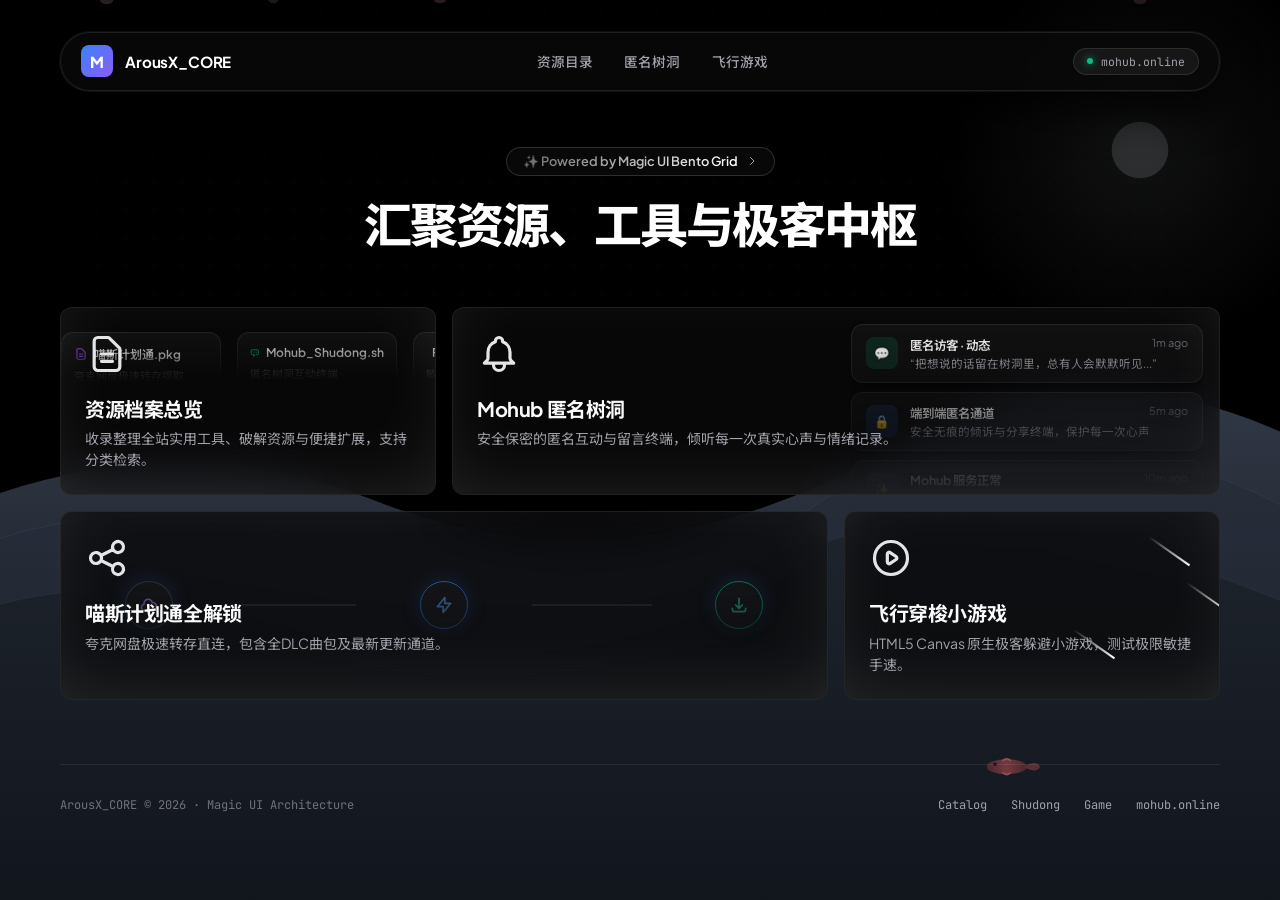
<file: index.html>
<!DOCTYPE html>
<html lang="zh-CN">
<head>
    <meta charset="UTF-8">
    <meta name="viewport" content="width=device-width, initial-scale=1.0">
    <title>ArousX // Magic UI Bento Grid</title>
    <link rel="preconnect" href="https://fonts.googleapis.com">
    <link rel="preconnect" href="https://fonts.gstatic.com" crossorigin>
    <link href="https://fonts.googleapis.com/css2?family=Plus+Jakarta+Sans:wght@400;500;600;700;800&family=JetBrains+Mono:wght@400;500;700&family=Noto+Sans+SC:wght@400;500;700;900&display=swap" rel="stylesheet">
    <link rel="stylesheet" href="./magicui.css">
</head>
<body>
    <!-- 动态水墨山水画卷画布 -->
    <canvas id="ink-canvas" style="position: fixed; inset: 0; width: 100vw; height: 100vh; z-index: 0; pointer-events: none;"></canvas>

    <!-- Magic UI: Dot Pattern Background -->
    <div class="dot-pattern-bg"></div>

    <div class="container">
        <!-- Magic UI: Floating Navbar -->
        <header class="navbar">
            <a href="./" class="brand">
                <div class="brand-icon">M</div>
                <span style="font-weight: 700; font-size: 0.95rem; letter-spacing: -0.01em;">ArousX_CORE</span>
            </a>
            <nav class="nav-links">
                <a href="./catalog/" class="nav-item">资源目录</a>
                <a href="./shudong/" class="nav-item">匿名树洞</a>
                <a href="./game/" class="nav-item">飞行游戏</a>
            </nav>
            <div style="display: flex; align-items: center; gap: 0.5rem; padding: 0.3rem 0.8rem; background: rgba(255,255,255,0.06); border: 1px solid rgba(255,255,255,0.1); border-radius: 9999px; font-family: 'JetBrains Mono'; font-size: 0.72rem; color: #a1a1aa;">
                <span style="width: 6px; height: 6px; border-radius: 50%; background: #10b981; box-shadow: 0 0 8px #10b981;"></span>
                <span>mohub.online</span>
            </div>
        </header>

        <!-- Magic UI: Hero with Animated Shiny Text -->
        <section class="hero-header">
            <div class="shiny-badge-wrapper">
                <div class="shiny-badge">
                    <span class="shiny-text">✨ Powered by Magic UI Bento Grid</span>
                    <svg width="12" height="12" fill="none" stroke="currentColor" viewBox="0 0 24 24"><path stroke-linecap="round" stroke-linejoin="round" stroke-width="2" d="M9 5l7 7-7 7"></path></svg>
                </div>
            </div>
            <h1 class="hero-title">汇聚资源、工具与极客中枢</h1>
            
        </section>

        <!-- ================= Magic UI: Bento Grid Container ================= -->
        <main class="bento-grid">

            <!-- Card 1: Save your files (Marquee Background) - 1 col -->
            <div class="bento-card col-span-1">
                <!-- Magic UI: Marquee Background -->
                <div class="bento-background">
                    <div class="marquee-container">
                        <div class="marquee-track">
                            <div class="marquee-item">
                                <div style="display: flex; align-items: center; gap: 0.4rem; margin-bottom: 0.3rem;">
                                    <svg width="14" height="14" fill="none" stroke="#a855f7" viewBox="0 0 24 24"><path stroke-linecap="round" stroke-linejoin="round" stroke-width="2" d="M9 12h6m-6 4h6m2 5H7a2 2 0 01-2-2V5a2 2 0 012-2h5.586a1 1 0 01.707.293l5.414 5.414a1 1 0 01.293.707V19a2 2 0 01-2 2z"></path></svg>
                                    <span style="font-size: 0.75rem; font-weight: 600; color: #fff;">喵斯计划通.pkg</span>
                                </div>
                                <p style="font-size: 0.68rem; color: #71717a;">夸克网盘极速转存提取</p>
                            </div>
                            <div class="marquee-item">
                                <div style="display: flex; align-items: center; gap: 0.4rem; margin-bottom: 0.3rem;">
                                    <svg width="14" height="14" fill="none" stroke="#10b981" viewBox="0 0 24 24"><path stroke-linecap="round" stroke-linejoin="round" stroke-width="2" d="M8 10h.01M12 10h.01M16 10h.01M9 16H5a2 2 0 01-2-2V6a2 2 0 012-2h14a2 2 0 012 2v8a2 2 0 01-2 2h-5l-5 5v-5z"></path></svg>
                                    <span style="font-size: 0.75rem; font-weight: 600; color: #fff;">Mohub_Shudong.sh</span>
                                </div>
                                <p style="font-size: 0.68rem; color: #71717a;">匿名树洞互动终端</p>
                            </div>
                            <div class="marquee-item">
                                <div style="display: flex; align-items: center; gap: 0.4rem; margin-bottom: 0.3rem;">
                                    <svg width="14" height="14" fill="none" stroke="#f59e0b" viewBox="0 0 24 24"><path stroke-linecap="round" stroke-linejoin="round" stroke-width="2" d="M14.752 11.168l-3.197-2.132A1 1 0 0010 9.87v4.263a1 1 0 001.555.832l3.197-2.132a1 1 0 000-1.664z"></path></svg>
                                    <span style="font-size: 0.75rem; font-weight: 600; color: #fff;">Flappy_Canvas.game</span>
                                </div>
                                <p style="font-size: 0.68rem; color: #71717a;">敏捷避障休闲游戏</p>
                            </div>
                            <div class="marquee-item">
                                <div style="display: flex; align-items: center; gap: 0.4rem; margin-bottom: 0.3rem;">
                                    <svg width="14" height="14" fill="none" stroke="#3b82f6" viewBox="0 0 24 24"><path stroke-linecap="round" stroke-linejoin="round" stroke-width="2" d="M5 8h14M5 8a2 2 0 110-4h14a2 2 0 110 4M5 8v10a2 2 0 002 2h10a2 2 0 002-2V8m-9 4h4"></path></svg>
                                    <span style="font-size: 0.75rem; font-weight: 600; color: #fff;">Cloud_Archive.rar</span>
                                </div>
                                <p style="font-size: 0.68rem; color: #71717a;">全站资源归档包</p>
                            </div>
                        </div>
                    </div>
                </div>

                <!-- Magic UI: Bento Content -->
                <div class="bento-content">
                    <svg class="bento-icon" fill="none" stroke="currentColor" viewBox="0 0 24 24"><path stroke-linecap="round" stroke-linejoin="round" stroke-width="1.75" d="M9 12h6m-6 4h6m2 5H7a2 2 0 01-2-2V5a2 2 0 012-2h5.586a1 1 0 01.707.293l5.414 5.414a1 1 0 01.293.707V19a2 2 0 01-2 2z"></path></svg>
                    <h3 class="bento-title">资源档案总览</h3>
                    <p class="bento-desc">收录整理全站实用工具、破解资源与便捷扩展，支持分类检索。</p>
                </div>

                <!-- Magic UI: Hover CTA Button -->
                <div class="bento-cta">
                    <a href="./catalog/" class="magic-btn">
                        <span>进入完整目录</span>
                        <svg width="14" height="14" fill="none" stroke="currentColor" viewBox="0 0 24 24"><path stroke-linecap="round" stroke-linejoin="round" stroke-width="2" d="M14 5l7 7m0 0l-7 7m7-7H3"></path></svg>
                    </a>
                </div>
                <div class="bento-overlay"></div>
            </div>

            <!-- Card 2: Notifications / Mohub 匿名树洞 (Animated List Background) - 2 cols -->
            <div class="bento-card col-span-2">
                <!-- Magic UI: Animated List Background -->
                <div class="bento-background">
                    <div class="animated-list-wrap">
                        <div class="list-item">
                            <div class="list-icon" style="background: rgba(16, 185, 129, 0.15); color: #10b981;">💬</div>
                            <div style="flex: 1;">
                                <div style="display: flex; justify-content: space-between;">
                                    <span style="font-weight: 600; color: #fff;">匿名访客 · 动态</span>
                                    <span style="font-size: 0.68rem; color: #71717a;">1m ago</span>
                                </div>
                                <p style="font-size: 0.72rem; color: #a1a1aa; margin-top: 0.1rem;">“把想说的话留在树洞里，总有人会默默听见...”</p>
                            </div>
                        </div>
                        <div class="list-item">
                            <div class="list-icon" style="background: rgba(59, 130, 246, 0.15); color: #3b82f6;">🔒</div>
                            <div style="flex: 1;">
                                <div style="display: flex; justify-content: space-between;">
                                    <span style="font-weight: 600; color: #fff;">端到端匿名通道</span>
                                    <span style="font-size: 0.68rem; color: #71717a;">5m ago</span>
                                </div>
                                <p style="font-size: 0.72rem; color: #a1a1aa; margin-top: 0.1rem;">安全无痕的倾诉与分享终端，保护每一次心声</p>
                            </div>
                        </div>
                        <div class="list-item">
                            <div class="list-icon" style="background: rgba(168, 85, 247, 0.15); color: #a855f7;">✨</div>
                            <div style="flex: 1;">
                                <div style="display: flex; justify-content: space-between;">
                                    <span style="font-weight: 600; color: #fff;">Mohub 服务正常</span>
                                    <span style="font-size: 0.68rem; color: #71717a;">10m ago</span>
                                </div>
                                <p style="font-size: 0.72rem; color: #a1a1aa; margin-top: 0.1rem;">匿名互动终端与留言板服务稳定运行中</p>
                            </div>
                        </div>
                    </div>
                </div>

                <!-- Magic UI: Bento Content -->
                <div class="bento-content">
                    <svg class="bento-icon" fill="none" stroke="currentColor" viewBox="0 0 24 24"><path stroke-linecap="round" stroke-linejoin="round" stroke-width="1.75" d="M15 17h5l-1.405-1.405A2.032 2.032 0 0118 14.158V11a6.002 6.002 0 00-4-5.659V5a2 2 0 10-4 0v.341C7.67 6.165 6 8.388 6 11v3.159c0 .538-.214 1.055-.595 1.436L4 17h5m6 0v1a3 3 0 11-6 0v-1m6 0H9"></path></svg>
                    <h3 class="bento-title">Mohub 匿名树洞</h3>
                    <p class="bento-desc">安全保密的匿名互动与留言终端，倾听每一次真实心声与情绪记录。</p>
                </div>

                <!-- Magic UI: Hover CTA Button -->
                <div class="bento-cta">
                    <a href="./shudong/" class="magic-btn">
                        <span>打开树洞终端</span>
                        <svg width="14" height="14" fill="none" stroke="currentColor" viewBox="0 0 24 24"><path stroke-linecap="round" stroke-linejoin="round" stroke-width="2" d="M14 5l7 7m0 0l-7 7m7-7H3"></path></svg>
                    </a>
                </div>
                <div class="bento-overlay"></div>
            </div>

            <!-- Card 3: Integrations / 喵斯计划通 (Animated Beam Background) - 2 cols -->
            <div class="bento-card col-span-2">
                <!-- Magic UI: Animated Beam Background -->
                <div class="bento-background">
                    <div class="animated-beam-wrap">
                        <div class="beam-node" title="Quark Cloud">
                            <svg width="20" height="20" fill="none" stroke="#c084fc" viewBox="0 0 24 24"><path stroke-linecap="round" stroke-linejoin="round" stroke-width="2" d="M3 15a4 4 0 004 4h9a5 5 0 10-.1-9.999 5.002 5.002 0 00-9.78 2.096A4.001 4.001 0 003 15z"></path></svg>
                        </div>
                        <!-- Animated SVG Beam -->
                        <svg width="120" height="40" viewBox="0 0 120 40" style="overflow: visible;">
                            <path d="M 0 20 L 120 20" stroke="rgba(255,255,255,0.15)" stroke-width="2" />
                            <path d="M 0 20 L 120 20" stroke="url(#beam-grad)" stroke-width="3" stroke-dasharray="20 100" stroke-dashoffset="0">
                                <animate attributeName="stroke-dashoffset" values="120;0" dur="2s" repeatCount="indefinite" />
                            </path>
                            <defs>
                                <linearGradient id="beam-grad" x1="0%" y1="0%" x2="100%" y2="0%">
                                    <stop offset="0%" stop-color="#3b82f6" />
                                    <stop offset="100%" stop-color="#a855f7" />
                                </linearGradient>
                            </defs>
                        </svg>
                        <div class="beam-node" title="ArousX CORE" style="border-color: #3b82f6;">
                            <svg width="20" height="20" fill="none" stroke="#60a5fa" viewBox="0 0 24 24"><path stroke-linecap="round" stroke-linejoin="round" stroke-width="2" d="M13 10V3L4 14h7v7l9-11h-7z"></path></svg>
                        </div>
                        <!-- Animated SVG Beam -->
                        <svg width="120" height="40" viewBox="0 0 120 40" style="overflow: visible;">
                            <path d="M 0 20 L 120 20" stroke="rgba(255,255,255,0.15)" stroke-width="2" />
                            <path d="M 0 20 L 120 20" stroke="url(#beam-grad2)" stroke-width="3" stroke-dasharray="20 100" stroke-dashoffset="0">
                                <animate attributeName="stroke-dashoffset" values="120;0" dur="2s" repeatCount="indefinite" />
                            </path>
                            <defs>
                                <linearGradient id="beam-grad2" x1="0%" y1="0%" x2="100%" y2="0%">
                                    <stop offset="0%" stop-color="#a855f7" />
                                    <stop offset="100%" stop-color="#10b981" />
                                </linearGradient>
                            </defs>
                        </svg>
                        <div class="beam-node" title="Client Download" style="border-color: #10b981;">
                            <svg width="20" height="20" fill="none" stroke="#34d399" viewBox="0 0 24 24"><path stroke-linecap="round" stroke-linejoin="round" stroke-width="2" d="M4 16v1a3 3 0 003 3h10a3 3 0 003-3v-1m-4-4l-4 4m0 0l-4-4m4 4V4"></path></svg>
                        </div>
                    </div>
                </div>

                <!-- Magic UI: Bento Content -->
                <div class="bento-content">
                    <svg class="bento-icon" fill="none" stroke="currentColor" viewBox="0 0 24 24"><path stroke-linecap="round" stroke-linejoin="round" stroke-width="1.75" d="M8.684 13.342C8.886 12.938 9 12.482 9 12c0-.482-.114-.938-.316-1.342m0 2.684a3 3 0 110-2.684m0 2.684l6.632 3.316m-6.632-6l6.632-3.316m0 0a3 3 0 105.367-2.684 3 3 0 00-5.367 2.684zm0 9.316a3 3 0 105.368 2.684 3 3 0 00-5.368-2.684z"></path></svg>
                    <h3 class="bento-title">喵斯计划通全解锁</h3>
                    <p class="bento-desc">夸克网盘极速转存直连，包含全DLC曲包及最新更新通道。</p>
                </div>

                <!-- Magic UI: Hover CTA Button & Password Pill -->
                <div class="bento-cta" style="display: flex; justify-content: space-between; align-items: center;">
                    <a href="https://pan.quark.cn/s/d6547496bff2?pwd=jnt6" target="_blank" class="magic-btn">
                        <span>转存与下载</span>
                        <svg width="14" height="14" fill="none" stroke="currentColor" viewBox="0 0 24 24"><path stroke-linecap="round" stroke-linejoin="round" stroke-width="2" d="M10 6H6a2 2 0 00-2 2v10a2 2 0 002 2h10a2 2 0 002-2v-4M14 4h6m0 0v6m0-6L10 14"></path></svg>
                    </a>
                    <div class="code-pill">
                        <span>提取码: jnt6</span>
                        <button onclick="copyPassword('jnt6')" style="background:none; border:none; color:#a1a1aa; cursor:pointer; padding:2px;" title="复制">
                            <svg width="12" height="12" fill="none" stroke="currentColor" viewBox="0 0 24 24"><path stroke-linecap="round" stroke-linejoin="round" stroke-width="2" d="M8 16H6a2 2 0 01-2-2V6a2 2 0 012-2h8a2 2 0 012 2v2m-6 12h8a2 2 0 002-2v-8a2 2 0 00-2-2h-8a2 2 0 00-2 2v8a2 2 0 002 2z"></path></svg>
                        </button>
                    </div>
                </div>
                <div class="bento-overlay"></div>
            </div>

            <!-- Card 4: Meteors / 敏捷小游戏 - 1 col -->
            <div class="bento-card col-span-1">
                <!-- Magic UI: Meteors Background -->
                <div class="bento-background">
                    <div class="meteors-wrap">
                        <div class="meteor" style="top: 20%; left: 80%; animation-delay: 0.2s;"></div>
                        <div class="meteor" style="top: 45%; left: 90%; animation-delay: 1.1s;"></div>
                        <div class="meteor" style="top: 70%; left: 60%; animation-delay: 2.3s;"></div>
                    </div>
                </div>

                <!-- Magic UI: Bento Content -->
                <div class="bento-content">
                    <svg class="bento-icon" fill="none" stroke="currentColor" viewBox="0 0 24 24"><path stroke-linecap="round" stroke-linejoin="round" stroke-width="1.75" d="M14.752 11.168l-3.197-2.132A1 1 0 0010 9.87v4.263a1 1 0 001.555.832l3.197-2.132a1 1 0 000-1.664z"></path><path stroke-linecap="round" stroke-linejoin="round" stroke-width="1.75" d="M21 12a9 9 0 11-18 0 9 9 0 0118 0z"></path></svg>
                    <h3 class="bento-title">飞行穿梭小游戏</h3>
                    <p class="bento-desc">HTML5 Canvas 原生极客躲避小游戏，测试极限敏捷手速。</p>
                </div>

                <!-- Magic UI: Hover CTA Button -->
                <div class="bento-cta">
                    <a href="./game/" class="magic-btn">
                        <span>即刻开玩</span>
                        <svg width="14" height="14" fill="none" stroke="currentColor" viewBox="0 0 24 24"><path stroke-linecap="round" stroke-linejoin="round" stroke-width="2" d="M14 5l7 7m0 0l-7 7m7-7H3"></path></svg>
                    </a>
                </div>
                <div class="bento-overlay"></div>
            </div>

        </main>

        <!-- Footer -->
        <footer style="margin-top: 4rem; padding-top: 2rem; border-top: 1px solid rgba(255,255,255,0.08); font-family: 'JetBrains Mono'; font-size: 0.75rem; color: #71717a; display: flex; justify-content: space-between; align-items: center;">
            <div>ArousX_CORE © 2026 · Magic UI Architecture</div>
            <div style="display: flex; gap: 1.5rem;">
                <a href="./catalog/" style="color: #a1a1aa; text-decoration: none;">Catalog</a>
                <a href="./shudong/" style="color: #a1a1aa; text-decoration: none;">Shudong</a>
                <a href="./game/" style="color: #a1a1aa; text-decoration: none;">Game</a>
                <a href="https://mohub.online" style="color: #a1a1aa; text-decoration: none;">mohub.online</a>
            </div>
        </footer>
    </div>

    <!-- 复制 Toast -->
    <div id="toast" class="toast">
        <svg width="14" height="14" fill="none" stroke="#10b981" viewBox="0 0 24 24"><path stroke-linecap="round" stroke-linejoin="round" stroke-width="2" d="M5 13l4 4L19 7"></path></svg>
        <span id="toast-msg">已复制提取码！</span>
    </div>

    <!-- 动态水墨烟岚引擎 -->
    <script src="./ink_wash_engine.js"></script>
    <script>
        function copyPassword(text) {
            navigator.clipboard.writeText(text).then(() => {
                const toast = document.getElementById('toast');
                const toastMsg = document.getElementById('toast-msg');
                toastMsg.innerText = '提取码 [ ' + text + ' ] 已复制到剪贴板！';
                toast.style.display = 'flex';
                setTimeout(() => { toast.style.display = 'none'; }, 2200);
            }).catch(() => { alert('提取码：' + text); });
        }
    </script>
</body>
</html>
</file>
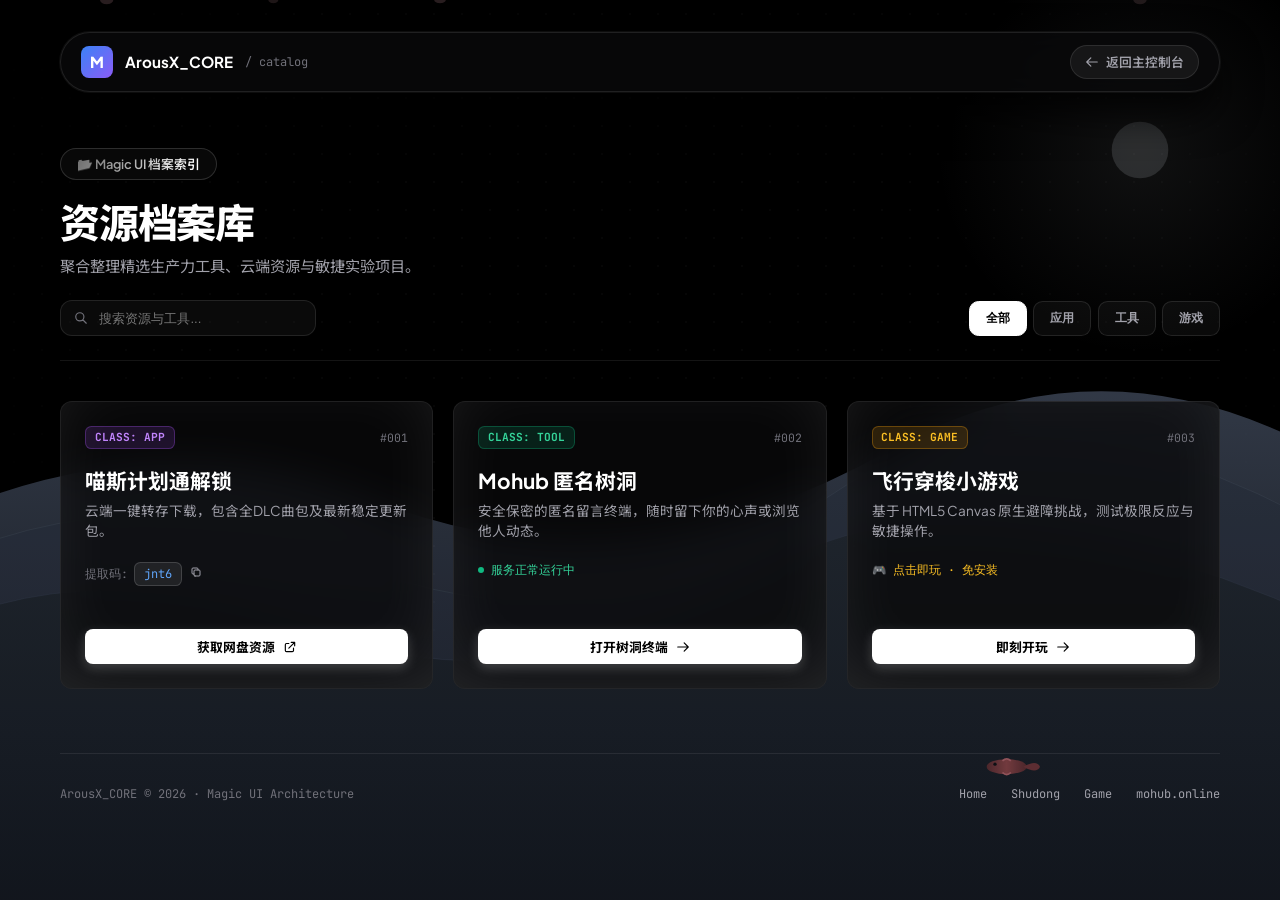
<file: catalog/index.html>
<!DOCTYPE html>
<html lang="zh-CN">
<head>
    <meta charset="UTF-8">
    <meta name="viewport" content="width=device-width, initial-scale=1.0">
    <title>资源档案库 - ArousX_CORE // Magic UI</title>
    <link rel="preconnect" href="https://fonts.googleapis.com">
    <link rel="preconnect" href="https://fonts.gstatic.com" crossorigin>
    <link href="https://fonts.googleapis.com/css2?family=Plus+Jakarta+Sans:wght@400;500;600;700;800&family=JetBrains+Mono:wght@400;500;700&family=Noto+Sans+SC:wght@400;500;700;900&display=swap" rel="stylesheet">
    <link rel="stylesheet" href="../magicui.css">
    <style>
        .search-input {
            width: 100%;
            min-width: 16rem;
            background: rgba(255, 255, 255, 0.04);
            border: 1px solid rgba(255, 255, 255, 0.1);
            border-radius: 0.75rem;
            padding: 0.6rem 1rem 0.6rem 2.4rem;
            font-size: 0.82rem;
            color: #fff;
            outline: none;
            transition: all 0.2s;
        }
        .search-input:focus {
            border-color: rgba(255, 255, 255, 0.3);
            background: rgba(255, 255, 255, 0.07);
            box-shadow: 0 0 0 1px rgba(255, 255, 255, 0.2);
        }
        .tab-btn {
            background: rgba(255, 255, 255, 0.04);
            border: 1px solid rgba(255, 255, 255, 0.1);
            color: #a1a1aa;
            font-size: 0.78rem;
            font-weight: 600;
            padding: 0.5rem 1rem;
            border-radius: 0.6rem;
            cursor: pointer;
            transition: all 0.2s;
        }
        .tab-btn:hover {
            color: #fff;
            background: rgba(255, 255, 255, 0.08);
        }
        .tab-btn.active {
            background: #ffffff;
            color: #000000;
            border-color: #ffffff;
            font-weight: 700;
        }
        .catalog-grid {
            display: grid;
            grid-template-columns: repeat(1, minmax(0, 1fr));
            gap: 1.25rem;
        }
        @media (min-width: 640px) {
            .catalog-grid { grid-template-columns: repeat(2, minmax(0, 1fr)); }
        }
        @media (min-width: 1024px) {
            .catalog-grid { grid-template-columns: repeat(3, minmax(0, 1fr)); }
        }
        .skeleton-block {
            background: linear-gradient(90deg, rgba(39, 39, 42, 0.4) 0%, rgba(63, 63, 70, 0.7) 50%, rgba(39, 39, 42, 0.4) 100%);
            background-size: 200% 100%;
            animation: shimmer 1.5s infinite ease-in-out;
            border-radius: 6px;
        }
        @keyframes shimmer { 0% { background-position: 200% 0; } 100% { background-position: -200% 0; } }
    </style>
</head>
<body>
    <!-- Magic UI: Dot Pattern Background -->
    <div class="dot-pattern-bg"></div>

    <div class="container">
        <!-- Magic UI: Navbar -->
        <header class="navbar">
            <a href="../" class="brand">
                <div class="brand-icon">M</div>
                <span style="font-weight: 700; font-size: 0.95rem;">ArousX_CORE</span>
                <span style="font-family: 'JetBrains Mono'; font-size: 0.75rem; color: #71717a;">/ catalog</span>
            </a>
            <a href="../" style="display: flex; align-items: center; gap: 0.4rem; padding: 0.4rem 0.9rem; border-radius: 9999px; background: rgba(255,255,255,0.06); border: 1px solid rgba(255,255,255,0.1); color: #a1a1aa; text-decoration: none; font-size: 0.8rem; font-weight: 600; transition: all 0.2s;">
                <svg width="14" height="14" fill="none" stroke="currentColor" viewBox="0 0 24 24"><path stroke-linecap="round" stroke-linejoin="round" stroke-width="2" d="M10 19l-7-7m0 0l7-7m-7 7h18"></path></svg>
                <span>返回主控制台</span>
            </a>
        </header>

        <!-- Header & Search -->
        <section style="display: flex; flex-direction: column; gap: 1.5rem; margin-bottom: 2.5rem; padding-bottom: 1.5rem; border-bottom: 1px solid rgba(255,255,255,0.08);">
            <div>
                <div class="shiny-badge" style="margin-bottom: 0.75rem;">
                    <span class="shiny-text">📂 Magic UI 档案索引</span>
                </div>
                <h1 style="font-size: 2.5rem; font-weight: 800; letter-spacing: -0.03em; color: #fff;">资源档案库</h1>
                <p style="color: var(--muted-foreground); font-size: 0.95rem; margin-top: 0.25rem;">聚合整理精选生产力工具、云端资源与敏捷实验项目。</p>
            </div>

            <div style="display: flex; flex-wrap: wrap; justify-content: space-between; align-items: center; gap: 1rem;">
                <div style="position: relative;">
                    <svg style="position: absolute; left: 0.85rem; top: 50%; transform: translateY(-50%); color: #71717a; pointer-events: none;" width="14" height="14" fill="none" stroke="currentColor" viewBox="0 0 24 24"><path stroke-linecap="round" stroke-linejoin="round" stroke-width="2" d="M21 21l-6-6m2-5a7 7 0 11-14 0 7 7 0 0114 0z"></path></svg>
                    <input id="search-input" type="text" placeholder="搜索资源与工具..." class="search-input">
                </div>
                <div style="display: flex; gap: 0.4rem; overflow-x: auto;">
                    <button onclick="filterCat('all')" class="tab-btn active">全部</button>
                    <button onclick="filterCat('app')" class="tab-btn">应用</button>
                    <button onclick="filterCat('tool')" class="tab-btn">工具</button>
                    <button onclick="filterCat('game')" class="tab-btn">游戏</button>
                </div>
            </div>
        </section>

        <!-- 骨架屏 Skeleton -->
        <div id="skeleton-view" class="catalog-grid">
            <div class="bento-card" style="height: 18rem; padding: 1.5rem;"><div class="skeleton-block" style="height: 1.2rem; width: 30%; margin-bottom: 1rem;"></div><div class="skeleton-block" style="height: 1.5rem; width: 65%; margin-bottom: 0.75rem;"></div><div class="skeleton-block" style="height: 0.9rem; width: 90%; margin-bottom: 0.5rem;"></div><div class="skeleton-block" style="height: 2.5rem; width: 100%; margin-top: auto;"></div></div>
            <div class="bento-card" style="height: 18rem; padding: 1.5rem;"><div class="skeleton-block" style="height: 1.2rem; width: 30%; margin-bottom: 1rem;"></div><div class="skeleton-block" style="height: 1.5rem; width: 65%; margin-bottom: 0.75rem;"></div><div class="skeleton-block" style="height: 0.9rem; width: 90%; margin-bottom: 0.5rem;"></div><div class="skeleton-block" style="height: 2.5rem; width: 100%; margin-top: auto;"></div></div>
            <div class="bento-card" style="height: 18rem; padding: 1.5rem;"><div class="skeleton-block" style="height: 1.2rem; width: 30%; margin-bottom: 1rem;"></div><div class="skeleton-block" style="height: 1.5rem; width: 65%; margin-bottom: 0.75rem;"></div><div class="skeleton-block" style="height: 0.9rem; width: 90%; margin-bottom: 0.5rem;"></div><div class="skeleton-block" style="height: 2.5rem; width: 100%; margin-top: auto;"></div></div>
        </div>

        <!-- 真实卡片列表 -->
        <main id="content-view" class="catalog-grid" style="display: none;">

            <!-- Item 1: 喵斯计划通 -->
            <div class="bento-card item-card" data-category="app" data-title="喵斯计划通解锁 夸克网盘" style="min-height: 18rem;">
                <div style="padding: 1.5rem; display: flex; flex-direction: column; height: 100%; justify-content: space-between;">
                    <div>
                        <div style="display: flex; justify-content: space-between; align-items: center; margin-bottom: 1rem;">
                            <span style="font-size: 0.7rem; font-weight: 700; font-family: 'JetBrains Mono'; padding: 0.2rem 0.55rem; border-radius: 0.4rem; background: rgba(168, 85, 247, 0.15); border: 1px solid rgba(168, 85, 247, 0.3); color: #c084fc;">
                                CLASS: APP
                            </span>
                            <span style="font-family: 'JetBrains Mono'; font-size: 0.72rem; color: #71717a;">#001</span>
                        </div>
                        <h3 style="font-size: 1.3rem; font-weight: 700; color: #fff; margin-bottom: 0.4rem;">喵斯计划通解锁</h3>
                        <p style="font-size: 0.85rem; color: var(--muted-foreground); line-height: 1.5; margin-bottom: 1.25rem;">云端一键转存下载，包含全DLC曲包及最新稳定更新包。</p>
                        
                        <div style="display: flex; align-items: center; gap: 0.4rem; margin-bottom: 1rem;">
                            <span style="font-family: 'JetBrains Mono'; font-size: 0.72rem; color: #71717a;">提取码:</span>
                            <div class="code-pill">jnt6</div>
                            <button onclick="copyPassword('jnt6')" style="background:none; border:none; color:#a1a1aa; cursor:pointer; padding:2px;" title="复制提取码">
                                <svg width="12" height="12" fill="none" stroke="currentColor" viewBox="0 0 24 24"><path stroke-linecap="round" stroke-linejoin="round" stroke-width="2" d="M8 16H6a2 2 0 01-2-2V6a2 2 0 012-2h8a2 2 0 012 2v2m-6 12h8a2 2 0 002-2v-8a2 2 0 00-2-2h-8a2 2 0 00-2 2v8a2 2 0 002 2z"></path></svg>
                            </button>
                        </div>
                    </div>

                    <a href="https://pan.quark.cn/s/d6547496bff2?pwd=jnt6" target="_blank" class="magic-btn" style="justify-content: center; width: 100%;">
                        <span>获取网盘资源</span>
                        <svg width="14" height="14" fill="none" stroke="currentColor" viewBox="0 0 24 24"><path stroke-linecap="round" stroke-linejoin="round" stroke-width="2" d="M10 6H6a2 2 0 00-2 2v10a2 2 0 002 2h10a2 2 0 002-2v-4M14 4h6m0 0v6m0-6L10 14"></path></svg>
                    </a>
                </div>
            </div>

            <!-- Item 2: Mohub 匿名树洞 -->
            <div class="bento-card item-card" data-category="tool" data-title="Mohub 匿名树洞 倾诉 留言" style="min-height: 18rem;">
                <div style="padding: 1.5rem; display: flex; flex-direction: column; height: 100%; justify-content: space-between;">
                    <div>
                        <div style="display: flex; justify-content: space-between; align-items: center; margin-bottom: 1rem;">
                            <span style="font-size: 0.7rem; font-weight: 700; font-family: 'JetBrains Mono'; padding: 0.2rem 0.55rem; border-radius: 0.4rem; background: rgba(16, 185, 129, 0.15); border: 1px solid rgba(16, 185, 129, 0.3); color: #34d399;">
                                CLASS: TOOL
                            </span>
                            <span style="font-family: 'JetBrains Mono'; font-size: 0.72rem; color: #71717a;">#002</span>
                        </div>
                        <h3 style="font-size: 1.3rem; font-weight: 700; color: #fff; margin-bottom: 0.4rem;">Mohub 匿名树洞</h3>
                        <p style="font-size: 0.85rem; color: var(--muted-foreground); line-height: 1.5; margin-bottom: 1.25rem;">安全保密的匿名留言终端，随时留下你的心声或浏览他人动态。</p>
                        
                        <div style="display: flex; align-items: center; gap: 0.4rem; font-family: 'JetBrains Mono'; font-size: 0.72rem; color: #34d399; margin-bottom: 1rem;">
                            <span style="width: 6px; height: 6px; border-radius: 50%; background: #10b981;"></span>
                            <span>服务正常运行中</span>
                        </div>
                    </div>

                    <a href="../shudong/" class="magic-btn" style="justify-content: center; width: 100%;">
                        <span>打开树洞终端</span>
                        <svg width="14" height="14" fill="none" stroke="currentColor" viewBox="0 0 24 24"><path stroke-linecap="round" stroke-linejoin="round" stroke-width="2" d="M14 5l7 7m0 0l-7 7m7-7H3"></path></svg>
                    </a>
                </div>
            </div>

            <!-- Item 3: 飞行穿梭小游戏 -->
            <div class="bento-card item-card" data-category="game" data-title="笨鸟先飞 飞行穿梭 小游戏" style="min-height: 18rem;">
                <div style="padding: 1.5rem; display: flex; flex-direction: column; height: 100%; justify-content: space-between;">
                    <div>
                        <div style="display: flex; justify-content: space-between; align-items: center; margin-bottom: 1rem;">
                            <span style="font-size: 0.7rem; font-weight: 700; font-family: 'JetBrains Mono'; padding: 0.2rem 0.55rem; border-radius: 0.4rem; background: rgba(245, 158, 11, 0.15); border: 1px solid rgba(245, 158, 11, 0.3); color: #fbbf24;">
                                CLASS: GAME
                            </span>
                            <span style="font-family: 'JetBrains Mono'; font-size: 0.72rem; color: #71717a;">#003</span>
                        </div>
                        <h3 style="font-size: 1.3rem; font-weight: 700; color: #fff; margin-bottom: 0.4rem;">飞行穿梭小游戏</h3>
                        <p style="font-size: 0.85rem; color: var(--muted-foreground); line-height: 1.5; margin-bottom: 1.25rem;">基于 HTML5 Canvas 原生避障挑战，测试极限反应与敏捷操作。</p>
                        
                        <div style="font-family: 'JetBrains Mono'; font-size: 0.72rem; color: #fbbf24; margin-bottom: 1rem;">
                            <span>🎮 点击即玩 · 免安装</span>
                        </div>
                    </div>

                    <a href="../game/" class="magic-btn" style="justify-content: center; width: 100%;">
                        <span>即刻开玩</span>
                        <svg width="14" height="14" fill="none" stroke="currentColor" viewBox="0 0 24 24"><path stroke-linecap="round" stroke-linejoin="round" stroke-width="2" d="M14 5l7 7m0 0l-7 7m7-7H3"></path></svg>
                    </a>
                </div>
            </div>

        </main>

        <div id="empty-box" style="display: none; text-align: center; padding: 4rem 0;">
            <p style="color: var(--muted-foreground); font-size: 0.95rem;">未找到相关资源或工具</p>
            <p style="color: #71717a; font-size: 0.75rem; margin-top: 0.25rem;">请尝试更换搜索关键词</p>
        </div>

        <footer style="margin-top: 4rem; padding-top: 2rem; border-top: 1px solid rgba(255,255,255,0.08); font-family: 'JetBrains Mono'; font-size: 0.75rem; color: #71717a; display: flex; justify-content: space-between; align-items: center;">
            <div>ArousX_CORE © 2026 · Magic UI Architecture</div>
            <div style="display: flex; gap: 1.5rem;">
                <a href="../" style="color: #a1a1aa; text-decoration: none;">Home</a>
                <a href="../shudong/" style="color: #a1a1aa; text-decoration: none;">Shudong</a>
                <a href="../game/" style="color: #a1a1aa; text-decoration: none;">Game</a>
                <a href="https://mohub.online" style="color: #a1a1aa; text-decoration: none;">mohub.online</a>
            </div>
        </footer>
    </div>

    <div id="toast" class="toast">
        <svg width="14" height="14" fill="none" stroke="#10b981" viewBox="0 0 24 24"><path stroke-linecap="round" stroke-linejoin="round" stroke-width="2" d="M5 13l4 4L19 7"></path></svg>
        <span id="toast-msg">已复制提取码！</span>
    </div>

    <script src="../ink_wash_engine.js"></script>
    <script>
        setTimeout(() => {
            const sk = document.getElementById('skeleton-view');
            const cv = document.getElementById('content-view');
            if (sk && cv) {
                sk.style.display = 'none';
                cv.style.display = 'grid';
            }
        }, 150);

        let curCat = 'all';
        const searchInput = document.getElementById('search-input');
        const emptyBox = document.getElementById('empty-box');

        function filterCat(c) {
            curCat = c;
            document.querySelectorAll('.tab-btn').forEach(btn => {
                if (btn.innerText.includes(c === 'all' ? '全部' : (c === 'app' ? '应用' : (c === 'tool' ? '工具' : '游戏')))) {
                    btn.classList.add('active');
                } else {
                    btn.classList.remove('active');
                }
            });
            applyFilter();
        }

        function applyFilter() {
            const q = searchInput.value.trim().toLowerCase();
            const cards = document.querySelectorAll('.item-card');
            let vis = 0;
            cards.forEach(card => {
                const cat = card.getAttribute('data-category');
                const t = card.getAttribute('data-title').toLowerCase();
                const mCat = (curCat === 'all' || cat === curCat);
                const mSearch = (!q || t.includes(q));
                if (mCat && mSearch) {
                    card.style.display = 'flex';
                    vis++;
                } else {
                    card.style.display = 'none';
                }
            });
            emptyBox.style.display = vis === 0 ? 'block' : 'none';
        }

        if (searchInput) searchInput.addEventListener('input', applyFilter);

        function copyPassword(text) {
            navigator.clipboard.writeText(text).then(() => {
                const toast = document.getElementById('toast');
                const toastMsg = document.getElementById('toast-msg');
                toastMsg.innerText = '提取码 [ ' + text + ' ] 已复制到剪贴板！';
                toast.style.display = 'flex';
                setTimeout(() => { toast.style.display = 'none'; }, 2200);
            }).catch(() => { alert('提取码：' + text); });
        }
    </script>
</body>
</html>
</file>
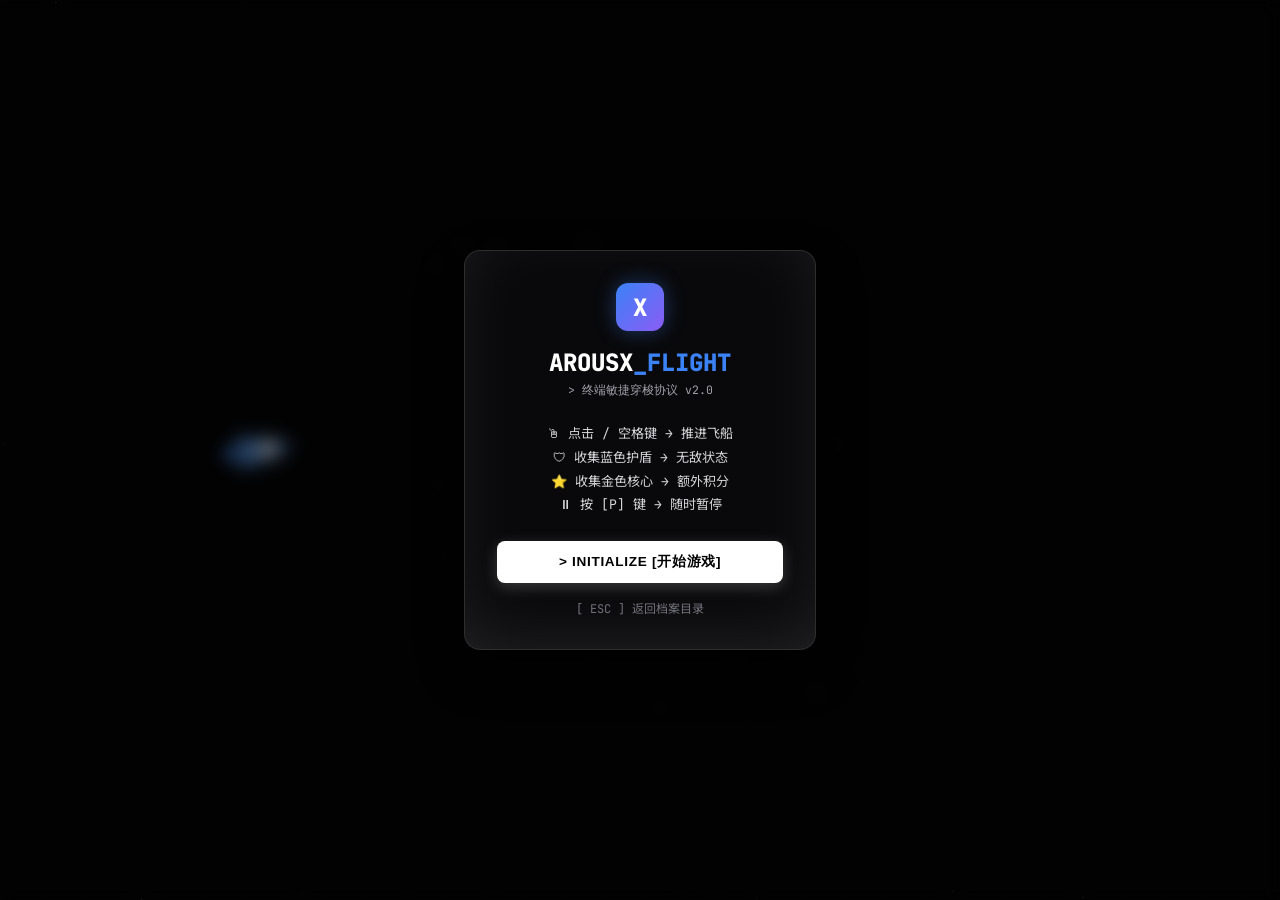
<file: game/index.html>
<!DOCTYPE html>
<html lang="zh-CN">
<head>
    <meta charset="UTF-8">
    <meta name="viewport" content="width=device-width, initial-scale=1.0, maximum-scale=1.0, user-scalable=no">
    <title>ArousX_CORE // 飞行穿梭 · Magic UI</title>
    <link href="https://fonts.googleapis.com/css2?family=JetBrains+Mono:wght@400;700;800&family=Noto+Sans+SC:wght@500;700;900&display=swap" rel="stylesheet">
    <style>
        * { box-sizing: border-box; margin: 0; padding: 0; }
        :root {
            --primary: #3b82f6;
            --primary-glow: #60a5fa;
            --danger: #ef4444;
            --gold: #f59e0b;
            --cyan: #22d3ee;
        }

        body {
            margin: 0; padding: 0;
            font-family: 'JetBrains Mono', 'Noto Sans SC', monospace;
            background: #000000;
            color: #fafafa;
            overflow: hidden;
            touch-action: none;
            user-select: none;
            -webkit-user-select: none;
            -webkit-tap-highlight-color: transparent;
        }

        #gameCanvas { display: block; width: 100vw; height: 100vh; }

        .neon-text {
            color: #fff;
            text-shadow: 0 0 5px #fff, 0 0 10px #fff, 0 0 20px var(--primary), 0 0 40px var(--primary);
        }
        .neon-gold {
            text-shadow: 0 0 5px #fbbf24, 0 0 10px var(--gold), 0 0 20px var(--gold);
        }

        .glass-panel {
            background: #09090b;
            border: 1px solid rgba(255, 255, 255, 0.15);
            box-shadow: 0 -20px 80px -20px rgba(255, 255, 255, 0.12) inset, 0 20px 50px rgba(0,0,0,0.8);
            border-radius: 1rem;
        }

        .btn-tech {
            background: #ffffff;
            color: #000000;
            font-weight: 700;
            border: none;
            border-radius: 0.5rem;
            transition: all 0.2s;
            cursor: pointer;
            box-shadow: 0 4px 15px rgba(255, 255, 255, 0.2);
        }
        .btn-tech:hover {
            background: #e4e4e7;
            transform: translateY(-2px);
            box-shadow: 0 6px 20px rgba(255, 255, 255, 0.35);
        }

        @keyframes fadeInUp {
            from { opacity: 0; transform: translateY(10px); }
            to   { opacity: 1; transform: translateY(0); }
        }
        @keyframes pulse { 0%,100% { opacity:1 } 50% { opacity:0.6 } }

        .animate-fade-in { animation: fadeInUp 0.4s ease-out; }
        .animate-pulse-slow { animation: pulse 2s ease-in-out infinite; }

        .modal-overlay {
            position: absolute;
            inset: 0;
            display: flex;
            align-items: center;
            justify-content: center;
            z-index: 20;
            background: rgba(0, 0, 0, 0.6);
            backdrop-filter: blur(8px);
        }
    </style>
</head>
<body style="position: relative;">

    <canvas id="gameCanvas"></canvas>

    <!-- HUD -->
    <div id="hud" style="position: absolute; top: 0; left: 0; width: 100%; padding: 1.5rem; display: flex; justify-content: space-between; align-items: flex-start; pointer-events: none; z-index: 10; opacity: 0; transition: opacity 0.3s;">
        <div style="font-size: 0.75rem; font-weight: 700; color: #3b82f6; letter-spacing: 0.05em; display: flex; flex-direction: column; gap: 0.25rem;">
            <div>> SYS: <span style="color: #fff;">ACTIVE</span></div>
            <div>> LVL: <span id="levelDisplay" style="color: #22d3ee;">1</span></div>
            <div id="shieldIndicator" style="color: #facc15; display: none;">> SHIELD: <span style="color: #fde047;">ON</span></div>
            <div id="comboIndicator" style="color: #fb923c; display: none;">> COMBO: <span id="comboCount" style="color: #fdba74;">x1</span></div>
        </div>
        <div style="text-align: right;">
            <div style="font-size: 0.75rem; color: #3b82f6; letter-spacing: 0.05em; margin-bottom: 0.25rem;">> SCORE</div>
            <div id="scoreDisplay" class="neon-text" style="font-size: 2.75rem; font-weight: 900; line-height: 1;">0</div>
            <div id="bestDisplay" style="font-size: 0.72rem; color: #71717a; margin-top: 0.25rem;">
                > BEST: <span id="bestScore" style="color: #facc15;">0</span>
            </div>
        </div>
    </div>

    <!-- 暂停提示 -->
    <div id="pauseOverlay" class="modal-overlay" style="display: none; pointer-events: none; z-index: 25;">
        <div class="glass-panel" style="padding: 1rem 2rem;">
            <span style="font-size: 1.25rem; font-weight: 800; color: #fff; letter-spacing: 0.1em;">⏸ PAUSED</span>
        </div>
    </div>

    <!-- 开始界面 -->
    <div id="startScreen" class="modal-overlay">
        <div class="glass-panel animate-fade-in" style="padding: 2rem; display: flex; flex-direction: column; align-items: center; max-width: 22rem; width: 90%; text-align: center;">
            <div style="width: 3rem; height: 3rem; background: linear-gradient(135deg, #3b82f6, #8b5cf6); border-radius: 0.75rem; margin-bottom: 1rem; display: flex; align-items: center; justify-content: center; box-shadow: 0 0 20px rgba(59, 130, 246, 0.4);">
                <span style="font-size: 1.5rem; font-weight: 900; color: #fff;">X</span>
            </div>
            <h1 style="font-size: 1.5rem; font-weight: 900; color: #fff; margin-bottom: 0.25rem;">AROUSX<span style="color: #3b82f6;">_FLIGHT</span></h1>
            <p style="font-size: 0.72rem; color: #a1a1aa; font-family: 'JetBrains Mono'; margin-bottom: 1.5rem;">> 终端敏捷穿梭协议 v2.0</p>

            <div style="font-size: 0.82rem; color: #d4d4d8; line-height: 1.8; margin-bottom: 1.5rem;">
                <p>🖱 点击 / 空格键 → 推进飞船</p>
                <p>🛡 收集蓝色护盾 → 无敌状态</p>
                <p>⭐ 收集金色核心 → 额外积分</p>
                <p>⏸ 按 [P] 键 → 随时暂停</p>
            </div>

            <div id="highScorePreview" style="font-size: 0.75rem; color: #71717a; margin-bottom: 1rem; display: none;">
                > 历史最高分: <span id="hsPreview" style="color: #facc15; font-weight: 700;">0</span>
            </div>

            <button id="startBtn" class="btn-tech" style="width: 100%; padding: 0.75rem; font-size: 0.85rem; letter-spacing: 0.05em;">
                > INITIALIZE [开始游戏]
            </button>
            <a href="../catalog/" style="margin-top: 1rem; font-size: 0.75rem; color: #71717a; text-decoration: none; transition: color 0.2s;">
                [ ESC ] 返回档案目录
            </a>
        </div>
    </div>

    <!-- 结束界面 -->
    <div id="gameOverScreen" class="modal-overlay" style="display: none; z-index: 30;">
        <div class="glass-panel animate-fade-in" style="padding: 2rem; display: flex; flex-direction: column; align-items: center; max-width: 22rem; width: 90%; text-align: center;">
            <h2 style="font-size: 1.75rem; font-weight: 900; color: #ef4444; margin-bottom: 0.25rem; text-shadow: 0 0 15px rgba(239, 68, 68, 0.6);">CRITICAL_HIT</h2>
            <p style="font-size: 0.75rem; color: #f87171; font-family: 'JetBrains Mono'; margin-bottom: 1rem;">> 系统连接中断</p>

            <div style="background: rgba(255, 255, 255, 0.04); width: 100%; padding: 1rem; border-radius: 0.5rem; border: 1px solid rgba(255, 255, 255, 0.1); margin-bottom: 0.75rem;">
                <div style="font-size: 0.72rem; color: #71717a; margin-bottom: 0.25rem;">FINAL_SCORE</div>
                <div id="finalScore" style="font-size: 2.25rem; font-weight: 900; color: #fff;">0</div>
            </div>

            <div id="newRecordBadge" style="background: rgba(234, 179, 8, 0.15); border: 1px solid rgba(234, 179, 8, 0.3); border-radius: 0.4rem; padding: 0.25rem 0.75rem; margin-bottom: 1rem; display: none;">
                <span style="font-size: 0.75rem; color: #facc15; font-weight: 700;">🏆 NEW RECORD!</span>
            </div>

            <div style="background: rgba(255, 255, 255, 0.02); width: 100%; padding: 0.75rem; border-radius: 0.5rem; border: 1px solid rgba(255, 255, 255, 0.06); margin-bottom: 1.25rem;">
                <div style="display: flex; justify-content: space-around; font-size: 0.78rem; color: #a1a1aa;">
                    <span>最高连击: <span id="maxComboStat" style="color: #fb923c; font-weight: 700;">0</span></span>
                    <span>收集核心: <span id="collectStat" style="color: #facc15; font-weight: 700;">0</span></span>
                </div>
            </div>

            <button id="restartBtn" class="btn-tech" style="width: 100%; padding: 0.75rem; font-size: 0.85rem;">
                > REBOOT [再次挑战]
            </button>
            <a href="../catalog/" style="margin-top: 1rem; font-size: 0.75rem; color: #71717a; text-decoration: none;">
                [ ESC ] 返回档案目录
            </a>
        </div>
    </div>

<script>
    const canvas = document.getElementById('gameCanvas');
    const ctx = canvas.getContext('2d');

    // DOM 元素
    const $ = id => document.getElementById(id);
    const startScreen = $('startScreen');
    const gameOverScreen = $('gameOverScreen');
    const pauseOverlay = $('pauseOverlay');
    const hud = $('hud');
    const scoreDisplay = $('scoreDisplay');
    const bestScoreDisplay = $('bestScore');
    const finalScoreDisplay = $('finalScore');
    const levelDisplay = $('levelDisplay');
    const shieldIndicator = $('shieldIndicator');
    const comboIndicator = $('comboIndicator');
    const comboCountEl = $('comboCount');
    const newRecordBadge = $('newRecordBadge');
    const maxComboStat = $('maxComboStat');
    const collectStat = $('collectStat');
    const highScorePreview = $('highScorePreview');
    const hsPreview = $('hsPreview');
    const startBtn = $('startBtn');
    const restartBtn = $('restartBtn');

    // ==================== 音效系统 (Web Audio API) ====================
    let audioCtx = null;
    function initAudio() {
        if (!audioCtx) {
            audioCtx = new (window.AudioContext || window.webkitAudioContext)();
        }
    }
    function playBeep(freq, type, duration, vol = 0.08, glide = 0) {
        if (!audioCtx) return;
        try {
            const t = audioCtx.currentTime;
            const osc = audioCtx.createOscillator();
            const gain = audioCtx.createGain();
            osc.type = type;
            osc.frequency.setValueAtTime(freq, t);
            if (glide) osc.frequency.linearRampToValueAtTime(freq + glide, t + duration);
            gain.gain.setValueAtTime(vol, t);
            gain.gain.exponentialRampToValueAtTime(0.001, t + duration);
            osc.connect(gain);
            gain.connect(audioCtx.destination);
            osc.start(t);
            osc.stop(t + duration);
        } catch(e) {}
    }
    function sfxJump() { playBeep(220, 'square', 0.1, 0.06, 400); }
    function sfxScore() { playBeep(660, 'sine', 0.12, 0.08); setTimeout(()=>playBeep(880, 'sine', 0.1, 0.06), 80); }
    function sfxPickup() { playBeep(1200, 'sine', 0.08, 0.1, -400); }
    function sfxShield() { playBeep(300, 'triangle', 0.15, 0.1, 600); }
    function sfxDeath() { playBeep(80, 'sawtooth', 0.3, 0.06); setTimeout(()=>playBeep(50, 'sawtooth', 0.25, 0.05), 100); }
    function sfxNewRecord() { playBeep(523, 'sine', 0.12, 0.08); setTimeout(()=>playBeep(659, 'sine', 0.12, 0.08), 100); setTimeout(()=>playBeep(784, 'sine', 0.15, 0.12), 200); }

    // ==================== 游戏状态 ====================
    let width, height;
    let gameState = 'START'; // START | PLAYING | PAUSED | GAMEOVER
    let score = 0;
    let frames = 0;
    let combo = 0;           // 连续通过管道计数
    let maxCombo = 0;
    let collectCount = 0;
    let shieldTimer = 0;     // 护盾剩余帧数
    let screenShake = 0;     // 屏幕震动剩余帧数
    let shakeIntensity = 0;

    // 难度曲线
    let currentLevel = 1;
    let currentSpeed = 3.0;
    let currentGravity = 0.05;

    // 实体
    let player = {};
    let pipes = [];
    let particles = [];
    let pickups = [];
    let stars = [];
    let bgOffset = 0;
    let scorePopups = [];

    // ==================== 最高分 ====================
    let highScore = parseInt(localStorage.getItem('arousX_highScore')) || 0;
    if (highScore > 0) {
        highScorePreview.classList.remove('hidden');
        hsPreview.textContent = highScore;
    }
    bestScoreDisplay.textContent = highScore;

    function saveHighScore(s) {
        if (s > highScore) {
            highScore = s;
            localStorage.setItem('arousX_highScore', highScore);
            bestScoreDisplay.textContent = highScore;
            return true;
        }
        return false;
    }

    // ==================== 难度系统 ====================
    function updateDifficulty() {
        currentLevel = Math.floor(score / 5) + 1;
        currentSpeed = 3.0 + currentLevel * 0.35;
        currentGravity = 0.05 + currentLevel * 0.004;
        if (currentSpeed > 9) currentSpeed = 9;
        if (currentGravity > 0.13) currentGravity = 0.13;
        levelDisplay.textContent = currentLevel;
    }

    // ==================== Canvas 尺寸 ====================
    function resize() {
        width = canvas.width = window.innerWidth;
        height = canvas.height = window.innerHeight;
        initStars();
    }
    window.addEventListener('resize', resize);
    resize();

    // ==================== 星空背景粒子 ====================
    function initStars() {
        stars = [];
        const count = Math.floor(width * height / 3000);
        for (let i = 0; i < count; i++) {
            stars.push({
                x: Math.random() * width,
                y: Math.random() * height,
                size: Math.random() * 1.5 + 0.5,
                twinkle: Math.random() * Math.PI * 2,
                speed: Math.random() * 0.02 + 0.01
            });
        }
    }

    // ==================== 得分弹窗 ====================
    class ScorePopup {
        constructor(x, y, text, color = '#3b82f6') {
            this.x = x; this.y = y;
            this.text = text;
            this.color = color;
            this.life = 1;
            this.vy = -2;
        }
        update() { this.y += this.vy; this.life -= 0.03; }
        draw() {
            ctx.globalAlpha = Math.max(0, this.life);
            ctx.fillStyle = this.color;
            ctx.font = 'bold 18px "JetBrains Mono", monospace';
            ctx.textAlign = 'center';
            ctx.shadowBlur = 10;
            ctx.shadowColor = this.color;
            ctx.fillText(this.text, this.x, this.y);
            ctx.shadowBlur = 0;
            ctx.globalAlpha = 1;
        }
    }

    // ==================== 道具类 ====================
    class Pickup {
        constructor(x, y) {
            this.x = x;
            this.y = y;
            // 30% 概率生成护盾，70% 概率生成金币
            this.type = Math.random() < 0.3 ? 'shield' : 'coin';
            this.size = this.type === 'shield' ? 16 : 12;
            this.angle = 0;
            this.collected = false;
        }
        update() {
            this.x -= currentSpeed;
            this.angle += 0.05;
            this.y += Math.sin(this.angle * 2) * 0.8;
        }
        draw() {
            ctx.save();
            ctx.translate(this.x, this.y);
            ctx.rotate(this.angle);
            ctx.shadowBlur = 12;
            ctx.shadowColor = this.type === 'shield' ? '#3b82f6' : '#f59e0b';

            if (this.type === 'shield') {
                // 护盾图标：六边形
                ctx.strokeStyle = '#60a5fa';
                ctx.lineWidth = 2;
                ctx.beginPath();
                for (let i = 0; i < 6; i++) {
                    let a = Math.PI / 3 * i - Math.PI / 6;
                    let px = Math.cos(a) * this.size;
                    let py = Math.sin(a) * this.size;
                    i === 0 ? ctx.moveTo(px, py) : ctx.lineTo(px, py);
                }
                ctx.closePath();
                ctx.stroke();
                ctx.fillStyle = 'rgba(59,130,246,0.3)';
                ctx.fill();
                // S 字母
                ctx.fillStyle = '#fff';
                ctx.font = 'bold 12px "JetBrains Mono"';
                ctx.textAlign = 'center';
                ctx.textBaseline = 'middle';
                ctx.fillText('S', 0, 0);
            } else {
                // 金币图标：星形
                ctx.fillStyle = '#fbbf24';
                ctx.beginPath();
                for (let i = 0; i < 5; i++) {
                    let a = Math.PI / 2.5 * i - Math.PI / 2;
                    let r = i % 2 === 0 ? this.size : this.size * 0.45;
                    let px = Math.cos(a) * r;
                    let py = Math.sin(a) * r;
                    i === 0 ? ctx.moveTo(px, py) : ctx.lineTo(px, py);
                }
                ctx.closePath();
                ctx.fill();
            }
            ctx.restore();
        }
    }

    // ==================== 玩家类 ====================
    class Player {
        constructor() {
            this.size = Math.max(18, Math.min(Math.floor(Math.min(width, height) * 0.05), 38));
            this.x = width * 0.2;
            this.y = height / 2;
            this.vy = 0;
            this.rotation = 0;
            this.engineGlow = 0;
        }

        flap() {
            this.vy = -3.8;
            this.engineGlow = 1;
            for(let i = 0; i < 6; i++) {
                particles.push(new Particle(this.x - this.size/2, this.y,
                    i % 2 ? '#60a5fa' : '#fff', false, 6));
            }
            sfxJump();
        }

        update() {
            this.vy += currentGravity;
            if (this.vy > 11) this.vy = 11;
            this.y += this.vy;

            let targetRotation = Math.min(Math.PI / 3.5, Math.max(-Math.PI / 3.5, this.vy * 0.12));
            this.rotation += (targetRotation - this.rotation) * 0.12;
            this.engineGlow *= 0.9;

            // 尾迹
            if (frames % 2 === 0) {
                particles.push(new Particle(
                    this.x - this.size/2 + (Math.random()-0.5)*4,
                    this.y + (Math.random()-0.5)*4,
                    'rgba(59,130,246,0.6)', true
                ));
            }

            // 边界死亡
            if (this.y + this.size/2 >= height || this.y - this.size/2 <= 0) {
                triggerGameOver();
            }

            // 护盾计时
            if (shieldTimer > 0) shieldTimer--;
            if (shieldTimer > 0) {
                shieldIndicator.classList.remove('hidden');
            } else {
                shieldIndicator.classList.add('hidden');
            }
        }

        draw() {
            ctx.save();
            ctx.translate(this.x, this.y);
            ctx.rotate(this.rotation);

            // 引擎光焰
            let flameLen = this.size * (0.6 + this.engineGlow * 0.8);
            let grad = ctx.createLinearGradient(-this.size/2, 0, -this.size/2 - flameLen, 0);
            grad.addColorStop(0, '#60a5fa');
            grad.addColorStop(0.5, '#3b82f6');
            grad.addColorStop(1, 'transparent');
            ctx.fillStyle = grad;
            ctx.beginPath();
            ctx.moveTo(-this.size/2, -this.size/4);
            ctx.lineTo(-this.size/2 - flameLen, 0);
            ctx.lineTo(-this.size/2, this.size/4);
            ctx.fill();

            // 护盾光环
            if (shieldTimer > 0) {
                ctx.strokeStyle = `rgba(96,165,250,${0.4 + Math.sin(Date.now()*0.01)*0.3})`;
                ctx.lineWidth = 3;
                ctx.shadowBlur = 20;
                ctx.shadowColor = '#60a5fa';
                ctx.beginPath();
                ctx.arc(0, 0, this.size * 1.5, 0, Math.PI * 2);
                ctx.stroke();
                ctx.shadowBlur = 0;
            }

            // 机体
            ctx.shadowBlur = 15;
            ctx.shadowColor = '#3b82f6';
            ctx.fillStyle = '#60a5fa';
            ctx.beginPath();
            ctx.moveTo(this.size, 0);
            ctx.lineTo(-this.size/2, -this.size/2.5);
            ctx.lineTo(-this.size/3, 0);
            ctx.lineTo(-this.size/2, this.size/2.5);
            ctx.closePath();
            ctx.fill();

            // 核心
            ctx.fillStyle = '#fff';
            ctx.shadowColor = '#fff';
            ctx.beginPath();
            ctx.arc(this.size/3, 0, this.size/5, 0, Math.PI*2);
            ctx.fill();

            // 侧翼线条
            ctx.strokeStyle = '#93c5fd';
            ctx.lineWidth = 1;
            ctx.shadowBlur = 5;
            ctx.shadowColor = '#93c5fd';
            ctx.beginPath();
            ctx.moveTo(-this.size/3, -this.size/6);
            ctx.lineTo(this.size/2, -this.size/5);
            ctx.moveTo(-this.size/3, this.size/6);
            ctx.lineTo(this.size/2, this.size/5);
            ctx.stroke();

            ctx.restore();
        }
    }

    // ==================== 管道类 ====================
    class Pipe {
        constructor() {
            this.x = width;
            this.gap = Math.max(150, height * 0.26);
            this.gap = Math.min(this.gap, height * 0.38);
            let minPipeHeight = 60;
            let maxPos = height - minPipeHeight - this.gap;
            this.topHeight = Math.max(minPipeHeight, Math.random() * maxPos);
            this.bottomY = this.topHeight + this.gap;
            this.passed = false;
            // 管道颜色随难度变化
            this.glowColor = this.randColor();
        }

        randColor() {
            const colors = ['#38bdf8', '#818cf8', '#22d3ee', '#a78bfa', '#38bdf8'];
            return colors[Math.floor(Math.random() * colors.length)];
        }

        update() {
            this.x -= currentSpeed;

            if (!this.passed && player.x > this.x + PIPE_WIDTH) {
                score++;
                combo++;
                if (combo > maxCombo) maxCombo = combo;
                updateDifficulty();

                let bonusText = '+1';
                let txtColor = '#3b82f6';

                // 连击奖励
                if (combo >= 10) {
                    let bonus = Math.floor(combo / 10);
                    score += bonus;
                    bonusText = `+${1 + bonus} x${combo}`;
                    txtColor = '#f59e0b';
                }

                scoreDisplay.textContent = score;
                scorePopups.push(new ScorePopup(player.x + 40, player.y - 20, bonusText, txtColor));
                this.passed = true;
                sfxScore();
                updateComboUI();
            }

            // 碰撞检测
            let hm = player.size * 0.35;
            if (shieldTimer <= 0 &&
                player.x + hm > this.x && player.x - hm < this.x + PIPE_WIDTH) {
                if (player.y - hm < this.topHeight || player.y + hm > this.bottomY) {
                    triggerGameOver();
                }
            }
        }

        draw() {
            ctx.shadowBlur = 12;
            ctx.shadowColor = this.glowColor;

            // 管道主体
            const grad1 = ctx.createLinearGradient(this.x, 0, this.x + PIPE_WIDTH, 0);
            grad1.addColorStop(0, 'rgba(15,23,42,0.9)');
            grad1.addColorStop(0.5, 'rgba(30,58,100,0.8)');
            grad1.addColorStop(1, 'rgba(15,23,42,0.9)');
            ctx.fillStyle = grad1;

            ctx.strokeStyle = this.glowColor;
            ctx.lineWidth = 2;

            // 上管
            ctx.fillRect(this.x, 0, PIPE_WIDTH, this.topHeight);
            ctx.strokeRect(this.x, 0, PIPE_WIDTH, this.topHeight);
            // 下管
            ctx.fillRect(this.x, this.bottomY, PIPE_WIDTH, height - this.bottomY);
            ctx.strokeRect(this.x, this.bottomY, PIPE_WIDTH, height - this.bottomY);

            // 管口高光
            ctx.fillStyle = this.glowColor;
            ctx.fillRect(this.x - 2, this.topHeight - 8, PIPE_WIDTH + 4, 8);
            ctx.fillRect(this.x - 2, this.bottomY, PIPE_WIDTH + 4, 8);

            // 管道内侧扫描线
            ctx.strokeStyle = 'rgba(255,255,255,0.06)';
            ctx.lineWidth = 1;
            for (let ly = 0; ly < this.topHeight; ly += 15) {
                ctx.beginPath();
                ctx.moveTo(this.x + 5, ly);
                ctx.lineTo(this.x + PIPE_WIDTH - 5, ly);
                ctx.stroke();
            }
            for (let ly = this.bottomY + 15; ly < height; ly += 15) {
                ctx.beginPath();
                ctx.moveTo(this.x + 5, ly);
                ctx.lineTo(this.x + PIPE_WIDTH - 5, ly);
                ctx.stroke();
            }

            ctx.shadowBlur = 0;
        }
    }

    const PIPE_WIDTH = 58;

    // ==================== 粒子类 ====================
    class Particle {
        constructor(x, y, color, isTrail = false, burstSpeed = 4) {
            this.x = x; this.y = y;
            this.color = color;
            this.size = Math.random() * (isTrail ? 3 : burstSpeed) + 1;
            this.vx = (Math.random() - 0.5) * (isTrail ? 1.5 : burstSpeed * 2.5);
            this.vy = (Math.random() - 0.5) * (isTrail ? 1.5 : burstSpeed * 2.5);
            this.life = 1;
            this.decay = Math.random() * 0.025 + 0.015;
        }
        update() { this.x += this.vx; this.y += this.vy; this.life -= this.decay; }
        draw() {
            ctx.globalAlpha = Math.max(0, this.life);
            ctx.fillStyle = this.color;
            ctx.shadowBlur = 4;
            ctx.shadowColor = this.color;
            ctx.fillRect(this.x, this.y, this.size, this.size);
            ctx.globalAlpha = 1;
            ctx.shadowBlur = 0;
        }
    }

    // ==================== UI 辅助 ====================
    function updateComboUI() {
        if (combo >= 3) {
            comboIndicator.classList.remove('hidden');
            comboCountEl.textContent = `x${combo}`;
        } else {
            comboIndicator.classList.add('hidden');
        }
    }

    // ==================== 游戏流程 ====================
    function initGame() {
        initAudio();
        player = new Player();
        pipes = [];
        particles = [];
        pickups = [];
        scorePopups = [];
        score = 0;
        frames = 0;
        combo = 0;
        maxCombo = 0;
        collectCount = 0;
        shieldTimer = 0;
        screenShake = 0;
        shakeIntensity = 0;
        currentLevel = 1;
        currentSpeed = 3.0;
        currentGravity = 0.05;

        scoreDisplay.textContent = '0';
        levelDisplay.textContent = '1';
        bestScoreDisplay.textContent = highScore;
        shieldIndicator.classList.add('hidden');
        comboIndicator.classList.add('hidden');
        newRecordBadge.classList.add('hidden');
        scoreDisplay.classList.remove('scale-110');

        startScreen.classList.add('hidden');
        gameOverScreen.classList.add('hidden');
        pauseOverlay.classList.add('hidden');
        hud.classList.remove('opacity-0');

        gameState = 'PLAYING';
    }

    function triggerGameOver() {
        if (shieldTimer > 0) return; // 护盾保护
        if (gameState === 'GAMEOVER') return;

        gameState = 'GAMEOVER';
        screenShake = 25;
        shakeIntensity = 8;
        hud.classList.add('opacity-0');
        finalScoreDisplay.textContent = score;
        maxComboStat.textContent = maxCombo;
        collectStat.textContent = collectCount;
        gameOverScreen.classList.remove('hidden');
        sfxDeath();

        // 检查新纪录
        if (saveHighScore(score)) {
            newRecordBadge.classList.remove('hidden');
            setTimeout(() => sfxNewRecord(), 300);
        }

        // 死亡爆炸
        for(let i = 0; i < 40; i++) {
            particles.push(new Particle(player.x, player.y,
                ['#3b82f6', '#60a5fa', '#ef4444', '#fff'][Math.floor(Math.random()*4)],
                false, 8));
        }

        // 护盾状态下死亡也要清除
        shieldTimer = 0;
    }

    function togglePause() {
        if (gameState === 'PLAYING') {
            gameState = 'PAUSED';
            pauseOverlay.classList.remove('hidden');
        } else if (gameState === 'PAUSED') {
            gameState = 'PLAYING';
            pauseOverlay.classList.add('hidden');
        }
    }

    // ==================== 输入处理 ====================
    function handleInput(e) {
        if (e.type === 'keydown') {
            if (e.code === 'KeyP') {
                if (gameState === 'PLAYING' || gameState === 'PAUSED') {
                    e.preventDefault();
                    togglePause();
                }
                return;
            }
            if (e.code !== 'Space') return;
        }

        if (e.type !== 'keydown') {
            e.preventDefault();
            initAudio();
        }

        if (gameState === 'START') {
            initGame();
        } else if (gameState === 'PLAYING') {
            player.flap();
        }
    }

    window.addEventListener('keydown', handleInput);
    window.addEventListener('touchstart', handleInput, { passive: false });
    window.addEventListener('mousedown', handleInput);
    startBtn.addEventListener('click', (e) => { e.preventDefault(); initAudio(); initGame(); });
    restartBtn.addEventListener('click', (e) => { e.preventDefault(); initAudio(); initGame(); });

    // ==================== 背景绘制 ====================
    function drawBackground() {
        // 主背景
        ctx.fillStyle = '#050505';
        ctx.fillRect(0, 0, width, height);

        // 星空
        for (let s of stars) {
            s.twinkle += s.speed;
            let alpha = 0.3 + Math.sin(s.twinkle) * 0.3;
            ctx.fillStyle = `rgba(255,255,255,${alpha})`;
            ctx.fillRect(s.x, s.y, s.size, s.size);
        }

        // 网格
        ctx.strokeStyle = 'rgba(255,255,255,0.025)';
        ctx.lineWidth = 1;
        bgOffset = (bgOffset - currentSpeed * 0.5) % 40;
        ctx.beginPath();
        for (let x = bgOffset; x < width; x += 40) {
            ctx.moveTo(x, 0); ctx.lineTo(x, height);
        }
        for (let y = 0; y < height; y += 40) {
            ctx.moveTo(0, y); ctx.lineTo(width, y);
        }
        ctx.stroke();

        // 流动水平线
        ctx.strokeStyle = 'rgba(59,130,246,0.04)';
        ctx.lineWidth = 1;
        let lineY = (Date.now() * 0.02) % height;
        ctx.beginPath();
        ctx.moveTo(0, lineY);
        ctx.lineTo(width, lineY);
        ctx.moveTo(0, (lineY + height/2) % height);
        ctx.lineTo(width, (lineY + height/2) % height);
        ctx.stroke();
    }

    // ==================== 主循环 ====================
    function loop() {
        requestAnimationFrame(loop);

        // 屏幕震动偏移
        let shakeX = 0, shakeY = 0;
        if (screenShake > 0) {
            shakeX = (Math.random() - 0.5) * shakeIntensity * 2;
            shakeY = (Math.random() - 0.5) * shakeIntensity * 2;
            screenShake--;
            shakeIntensity *= 0.9;
        }

        ctx.save();
        ctx.translate(shakeX, shakeY);

        drawBackground();

        if (gameState === 'START') {
            player = player.x ? player : new Player();
            player.y = height/2 + Math.sin(Date.now() * 0.003) * 8;
            player.rotation = Math.sin(Date.now() * 0.005) * 0.15;
            player.draw();
            ctx.restore();
            return;
        }

        if (gameState === 'PAUSED') {
            // 绘制静止帧
            player.draw();
            for (let p of pipes) p.draw();
            for (let pk of pickups) pk.draw();
            for (let pt of particles) pt.draw();
            for (let sp of scorePopups) sp.draw();
            ctx.restore();
            return;
        }

        if (gameState === 'PLAYING') {
            player.update();

            // 生成管道
            let spawnInterval = Math.floor(Math.max(80, 650 / currentSpeed));
            if (frames % spawnInterval === 0) {
                pipes.push(new Pipe());

                // 有一定概率在管道旁边生成道具
                if (Math.random() < 0.4) {
                    let lastPipe = pipes[pipes.length - 1];
                    let gapMid = lastPipe.topHeight + lastPipe.gap / 2;
                    pickups.push(new Pickup(lastPipe.x + PIPE_WIDTH/2, gapMid));
                }
            }
            frames++;
        }

        // 更新管道
        for (let i = pipes.length - 1; i >= 0; i--) {
            if (gameState === 'PLAYING') pipes[i].update();
            pipes[i].draw();
            if (pipes[i].x + PIPE_WIDTH < -10) {
                // 管道移除时重置 combo
                if (!pipes[i].passed && gameState === 'PLAYING') {
                    combo = 0;
                    updateComboUI();
                }
                pipes.splice(i, 1);
            }
        }

        // 更新道具
        for (let i = pickups.length - 1; i >= 0; i--) {
            let pk = pickups[i];
            if (gameState === 'PLAYING') pk.update();

            // 碰撞检测
            if (gameState === 'PLAYING' && !pk.collected) {
                let dx = player.x - pk.x;
                let dy = player.y - pk.y;
                let dist = Math.sqrt(dx*dx + dy*dy);
                if (dist < player.size + pk.size) {
                    pk.collected = true;
                    if (pk.type === 'shield') {
                        shieldTimer = 180; // 3秒护盾
                        sfxShield();
                        scorePopups.push(new ScorePopup(pk.x, pk.y, '🛡 SHIELD', '#60a5fa'));
                    } else {
                        score += 2;
                        collectCount++;
                        scoreDisplay.textContent = score;
                        sfxPickup();
                        scorePopups.push(new ScorePopup(pk.x, pk.y, '+2', '#fbbf24'));
                    }
                    // 收集特效
                    for (let j = 0; j < 8; j++) {
                        particles.push(new Particle(pk.x, pk.y,
                            pk.type === 'shield' ? '#60a5fa' : '#fbbf24', false, 5));
                    }
                }
            }

            pk.draw();
            if (pk.collected || pk.x < -30) pickups.splice(i, 1);
        }

        // 更新粒子
        for (let i = particles.length - 1; i >= 0; i--) {
            particles[i].update();
            particles[i].draw();
            if (particles[i].life <= 0) particles.splice(i, 1);
        }

        // 更新得分弹窗
        for (let i = scorePopups.length - 1; i >= 0; i--) {
            scorePopups[i].update();
            scorePopups[i].draw();
            if (scorePopups[i].life <= 0) scorePopups.splice(i, 1);
        }

        if (gameState === 'PLAYING') {
            player.draw();
        }

        ctx.restore();
    }

    loop();
</script>
</body>
</html>
</file>
<file: magicui.css>
/* ==========================================================================
   Magic UI (https://magicui.design) Official Component Styles
   100% Authentic implementation of Magic UI Bento Grid, Marquee, 
   Animated List, Animated Beam, Border Beam, Meteors, and Dot Pattern.
   ========================================================================== */

* {
    box-sizing: border-box;
    margin: 0;
    padding: 0;
}

:root {
    --background: #000000;
    --foreground: #fafafa;
    --muted: #27272a;
    --muted-foreground: #a1a1aa;
    --card: #09090b;
    --card-foreground: #fafafa;
    --border: rgba(255, 255, 255, 0.1);
    --radius: 0.75rem;
}

body {
    background-color: #05070c;
    color: var(--foreground);
    font-family: 'Plus Jakarta Sans', 'Noto Sans SC', -apple-system, BlinkMacSystemFont, sans-serif;
    min-height: 100vh;
    overflow-x: hidden;
    position: relative;
    -webkit-font-smoothing: antialiased;
}

/* Magic UI: Dot Pattern Background */
.dot-pattern-bg {
    position: fixed;
    inset: 0;
    width: 100vw;
    height: 100vh;
    pointer-events: none;
    z-index: 1;
    opacity: 0.3;
    background-image: radial-gradient(rgba(255, 255, 255, 0.08) 1px, transparent 1px);
    background-size: 28px 28px;
    mask-image: radial-gradient(ellipse 60% 50% at 50% 30%, #000 70%, transparent 100%);
    -webkit-mask-image: radial-gradient(ellipse 60% 50% at 50% 30%, #000 70%, transparent 100%);
}

.container {
    max-width: 1200px;
    margin: 0 auto;
    padding: 2rem 1.25rem;
    position: relative;
    z-index: 10;
}

/* Magic UI Header & Navigation */
.navbar {
    display: flex;
    align-items: center;
    justify-content: space-between;
    padding: 0.75rem 1.25rem;
    background: rgba(9, 9, 11, 0.8);
    backdrop-filter: blur(16px);
    -webkit-backdrop-filter: blur(16px);
    border: 1px solid var(--border);
    border-radius: 9999px;
    margin-bottom: 3.5rem;
    box-shadow: 0 0 0 1px rgba(255,255,255,0.05), 0 20px 40px rgba(0,0,0,0.8);
}

.brand {
    display: flex;
    align-items: center;
    gap: 0.75rem;
    text-decoration: none;
    color: #fff;
}

.brand-icon {
    width: 2rem;
    height: 2rem;
    border-radius: 0.5rem;
    background: linear-gradient(135deg, #3b82f6, #8b5cf6);
    display: flex;
    align-items: center;
    justify-content: center;
    font-weight: 800;
    font-size: 0.95rem;
}

.nav-links {
    display: flex;
    align-items: center;
    gap: 0.25rem;
}

.nav-item {
    color: var(--muted-foreground);
    text-decoration: none;
    font-size: 0.85rem;
    font-weight: 500;
    padding: 0.4rem 0.85rem;
    border-radius: 9999px;
    transition: all 0.2s;
}

.nav-item:hover {
    color: #fff;
    background: rgba(255, 255, 255, 0.08);
}

/* Magic UI: Animated Shiny Text Badge */
.shiny-badge-wrapper {
    display: flex;
    justify-content: center;
    margin-bottom: 1.25rem;
}

.shiny-badge {
    display: inline-flex;
    align-items: center;
    gap: 0.5rem;
    padding: 0.35rem 1rem;
    border-radius: 9999px;
    border: 1px solid rgba(255, 255, 255, 0.15);
    background: rgba(255, 255, 255, 0.03);
    backdrop-filter: blur(10px);
    font-size: 0.8rem;
    font-weight: 600;
    color: #a1a1aa;
    text-decoration: none;
    transition: border-color 0.2s;
}

.shiny-badge:hover {
    border-color: rgba(255, 255, 255, 0.3);
}

.shiny-text {
    background: linear-gradient(120deg, rgba(255,255,255,0.4) 0%, rgba(255,255,255,1) 50%, rgba(255,255,255,0.4) 100%);
    background-size: 200% 100%;
    -webkit-background-clip: text;
    -webkit-text-fill-color: transparent;
    animation: shiny-anim 3s infinite linear;
}

@keyframes shiny-anim {
    0% { background-position: 100% 0; }
    100% { background-position: -100% 0; }
}

.hero-header {
    text-align: center;
    margin-bottom: 3.5rem;
}

.hero-title {
    font-size: 3rem;
    font-weight: 800;
    letter-spacing: -0.04em;
    line-height: 1.15;
    color: #ffffff;
    margin-bottom: 0.75rem;
}

.hero-desc {
    color: var(--muted-foreground);
    font-size: 1.05rem;
    max-width: 40rem;
    margin: 0 auto;
    line-height: 1.6;
}

/* ================= Magic UI: Bento Grid Container ================= */
.bento-grid {
    display: grid;
    width: 100%;
    grid-template-columns: repeat(1, minmax(0, 1fr));
    gap: 1rem;
    auto-rows: 22rem;
}

@media (min-width: 768px) {
    .bento-grid {
        grid-template-columns: repeat(3, minmax(0, 1fr));
    }
}

/* Magic UI: BentoCard component */
.bento-card {
    group: true;
    position: relative;
    display: flex;
    flex-direction: column;
    justify-content: space-between;
    overflow: hidden;
    border-radius: var(--radius);
    background-color: rgba(9, 9, 11, 0.78);
    backdrop-filter: blur(20px);
    -webkit-backdrop-filter: blur(20px);
    border: 1px solid var(--border);
    box-shadow: 0 -20px 80px -20px rgba(255, 255, 255, 0.12) inset;
    transform: translateZ(0);
    transition: all 0.3s ease-out;
}

.bento-card:hover {
    border-color: rgba(255, 255, 255, 0.3);
    background-color: rgba(14, 14, 18, 0.85);
}

/* Grid Spanning */
.col-span-1 { grid-column: span 1 / span 1; }
.col-span-2 { grid-column: span 2 / span 2; }
.col-span-3 { grid-column: span 3 / span 3; }

@media (max-width: 768px) {
    .col-span-1, .col-span-2, .col-span-3 {
        grid-column: span 1 / span 1;
    }
}

/* Magic UI: Background Slot */
.bento-background {
    position: absolute;
    inset: 0;
    z-index: 0;
    pointer-events: none;
    overflow: hidden;
}

/* Magic UI: Content Container (Slides up on hover) */
.bento-content {
    pointer-events: none;
    position: relative;
    z-index: 10;
    display: flex;
    flex-direction: column;
    gap: 0.35rem;
    padding: 1.5rem;
    transform: translateY(0);
    transition: transform 0.3s cubic-bezier(0.16, 1, 0.3, 1);
}

.bento-card:hover .bento-content {
    transform: translateY(-1.25rem);
}

/* Magic UI: Card Icon (Scales down on hover) */
.bento-icon {
    width: 2.75rem;
    height: 2.75rem;
    color: #e4e4e7;
    margin-bottom: 0.75rem;
    transform-origin: left center;
    transition: transform 0.3s cubic-bezier(0.16, 1, 0.3, 1);
}

.bento-card:hover .bento-icon {
    transform: scale(0.8);
}

.bento-title {
    font-size: 1.25rem;
    font-weight: 700;
    letter-spacing: -0.02em;
    color: #fafafa;
}

.bento-desc {
    font-size: 0.875rem;
    color: var(--muted-foreground);
    line-height: 1.5;
    max-width: 28rem;
}

/* Magic UI: Bottom CTA Button (Slides up & fades in on hover) */
.bento-cta {
    pointer-events: none;
    position: absolute;
    bottom: 0;
    left: 0;
    width: 100%;
    display: flex;
    align-items: center;
    padding: 0.75rem 1.5rem;
    opacity: 0;
    transform: translateY(1.5rem);
    transition: all 0.3s cubic-bezier(0.16, 1, 0.3, 1);
    z-index: 20;
}

.bento-card:hover .bento-cta {
    opacity: 1;
    transform: translateY(0);
}

.magic-btn {
    pointer-events: auto;
    display: inline-flex;
    align-items: center;
    gap: 0.5rem;
    background: #ffffff;
    color: #000000;
    font-size: 0.8rem;
    font-weight: 700;
    padding: 0.5rem 1rem;
    border-radius: 0.5rem;
    text-decoration: none;
    transition: all 0.2s;
    box-shadow: 0 4px 12px rgba(255, 255, 255, 0.2);
}

.magic-btn:hover {
    background: #e4e4e7;
    transform: translateX(2px);
}

/* Magic UI: Dark Overlay on Hover */
.bento-overlay {
    pointer-events: none;
    position: absolute;
    inset: 0;
    background: rgba(255, 255, 255, 0);
    transition: background 0.3s;
    z-index: 5;
}

.bento-card:hover .bento-overlay {
    background: rgba(255, 255, 255, 0.02);
}

/* ================= Magic UI: Marquee Component ================= */
.marquee-container {
    position: absolute;
    top: 1.5rem;
    left: 0;
    width: 100%;
    overflow: hidden;
    mask-image: linear-gradient(to top, transparent 20%, #000 100%);
    -webkit-mask-image: linear-gradient(to top, transparent 20%, #000 100%);
}

.marquee-track {
    display: flex;
    gap: 1rem;
    width: max-content;
    animation: marquee 22s linear infinite;
}

@keyframes marquee {
    0% { transform: translateX(0); }
    100% { transform: translateX(-50%); }
}

.marquee-item {
    width: 10rem;
    background: rgba(255, 255, 255, 0.04);
    border: 1px solid rgba(255, 255, 255, 0.08);
    border-radius: 0.75rem;
    padding: 0.75rem;
    backdrop-filter: blur(8px);
    transition: all 0.2s;
}

.marquee-item:hover {
    background: rgba(255, 255, 255, 0.08);
    border-color: rgba(255, 255, 255, 0.2);
}

/* ================= Magic UI: Animated List Component ================= */
.animated-list-wrap {
    position: absolute;
    top: 1rem;
    right: 1rem;
    width: 90%;
    max-width: 22rem;
    display: flex;
    flex-direction: column;
    gap: 0.6rem;
    mask-image: linear-gradient(to top, transparent 10%, #000 100%);
    -webkit-mask-image: linear-gradient(to top, transparent 10%, #000 100%);
    transition: transform 0.3s ease-out;
}

.bento-card:hover .animated-list-wrap {
    transform: scale(0.95);
}

.list-item {
    display: flex;
    align-items: center;
    gap: 0.75rem;
    padding: 0.65rem 0.85rem;
    background: rgba(255, 255, 255, 0.04);
    border: 1px solid rgba(255, 255, 255, 0.08);
    border-radius: 0.75rem;
    box-shadow: 0 4px 12px rgba(0, 0, 0, 0.5);
    font-size: 0.78rem;
}

.list-icon {
    width: 2rem;
    height: 2rem;
    border-radius: 0.5rem;
    display: flex;
    align-items: center;
    justify-content: center;
}

/* ================= Magic UI: Animated Beam Component ================= */
.animated-beam-wrap {
    position: absolute;
    inset: 0;
    display: flex;
    align-items: center;
    justify-content: space-around;
    padding: 2rem;
    mask-image: linear-gradient(to top, transparent 15%, #000 100%);
    -webkit-mask-image: linear-gradient(to top, transparent 15%, #000 100%);
}

.beam-node {
    width: 3rem;
    height: 3rem;
    border-radius: 50%;
    background: #18181b;
    border: 1px solid rgba(255, 255, 255, 0.2);
    display: flex;
    align-items: center;
    justify-content: center;
    color: #fff;
    z-index: 2;
    box-shadow: 0 0 20px rgba(59, 130, 246, 0.3);
}

/* ================= Magic UI: Meteors Component ================= */
.meteors-wrap {
    position: absolute;
    inset: 0;
    overflow: hidden;
}

.meteor {
    position: absolute;
    top: 50%;
    left: 50%;
    height: 2px;
    width: 50px;
    background: linear-gradient(to right, #ffffff, transparent);
    transform: rotate(215deg);
    animation: meteor-anim 3s linear infinite;
}

@keyframes meteor-anim {
    0% { transform: rotate(215deg) translateX(0); opacity: 1; }
    70% { opacity: 1; }
    100% { transform: rotate(215deg) translateX(-400px); opacity: 0; }
}

/* ================= Magic UI: Border Beam Component ================= */
/* 边缘流光：hover 时一束冷光沿边框扫过 */
.bento-card::after {
    content: '';
    position: absolute;
    inset: -1px;
    border-radius: calc(var(--radius) + 1px);
    padding: 1.5px;
    -webkit-mask: linear-gradient(#fff 0 0) content-box, linear-gradient(#fff 0 0);
    -webkit-mask-composite: xor;
    mask: linear-gradient(#fff 0 0) content-box, linear-gradient(#fff 0 0);
    mask-composite: exclude;
    background: linear-gradient(115deg, transparent 30%, rgba(150, 182, 220, 0.75) 48%, transparent 62%);
    background-size: 250% 250%;
    background-position: 200% 0;
    opacity: 0;
    pointer-events: none;
    z-index: 30;
    transition: opacity 0.4s ease;
}

.bento-card:hover::after {
    opacity: 1;
    animation: beam-swipe 2.2s ease-in-out infinite;
}

@keyframes beam-swipe {
    0%   { background-position: 200% 0; }
    100% { background-position: -100% 0; }
}

.border-beam-box {
    position: relative;
}

.border-beam-line {
    position: absolute;
    inset: 0;
    border-radius: var(--radius);
    border: 1px solid transparent;
    pointer-events: none;
    mask: linear-gradient(#fff 0 0) padding-box, linear-gradient(#fff 0 0);
    -webkit-mask: linear-gradient(#fff 0 0) padding-box, linear-gradient(#fff 0 0);
    -webkit-mask-composite: destination-out;
    mask-composite: exclude;
}

/* 提取码胶囊 */
.code-pill {
    display: inline-flex;
    align-items: center;
    gap: 0.35rem;
    padding: 0.2rem 0.55rem;
    background: rgba(255, 255, 255, 0.08);
    border: 1px solid rgba(255, 255, 255, 0.15);
    border-radius: 0.4rem;
    font-family: 'JetBrains Mono', monospace;
    font-size: 0.75rem;
    color: #60a5fa;
    pointer-events: auto;
}

.toast {
    position: fixed;
    bottom: 1.5rem;
    right: 1.5rem;
    z-index: 100;
    background: #18181b;
    border: 1px solid rgba(255, 255, 255, 0.2);
    color: #fafafa;
    font-family: 'JetBrains Mono', monospace;
    font-size: 0.75rem;
    padding: 0.65rem 1.25rem;
    border-radius: 0.75rem;
    box-shadow: 0 20px 40px rgba(0, 0, 0, 0.8);
    display: none;
    align-items: center;
    gap: 0.5rem;
}
</file>
